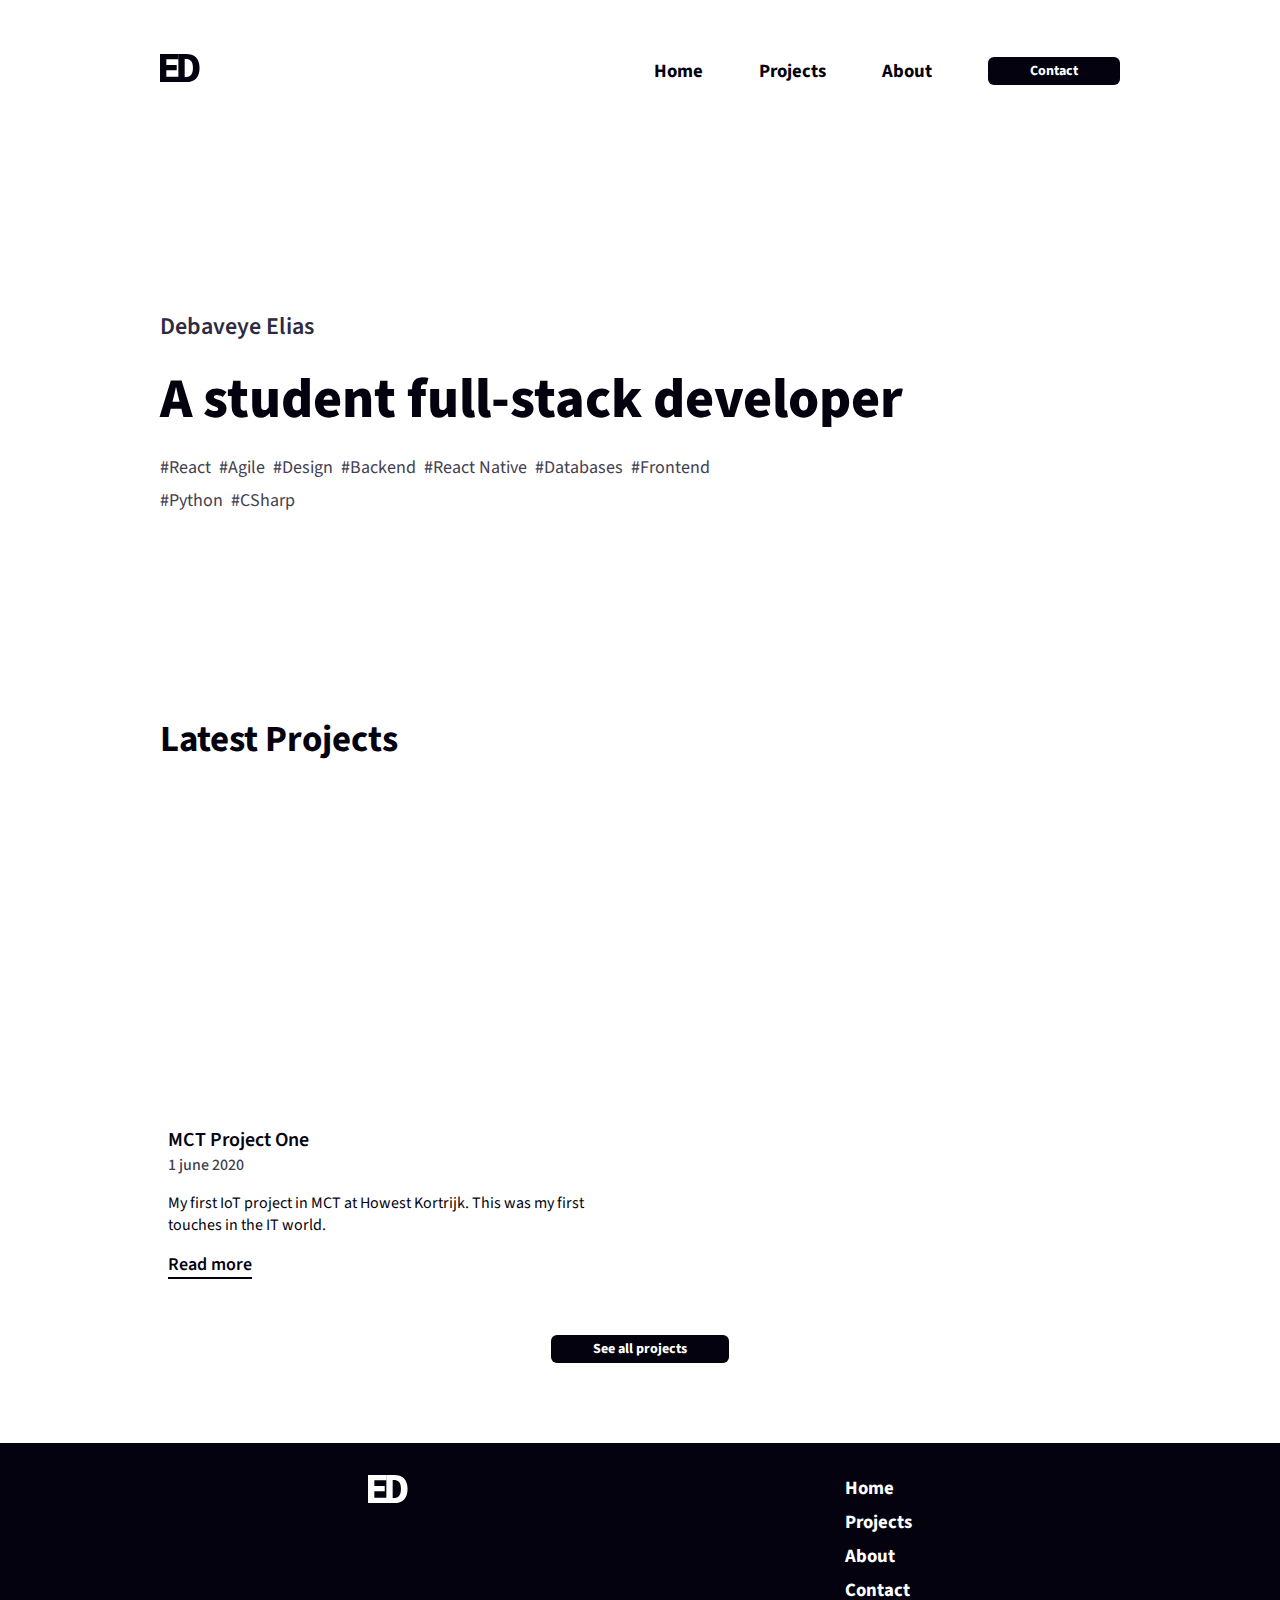
<file: index.html>
<!DOCTYPE html><html><head><meta charSet="utf-8"/><meta name="viewport" content="width=device-width"/><meta name="next-head-count" content="2"/><link rel="preload" href="/_next/static/css/9a36302c668e9252901e.css" as="style"/><link rel="stylesheet" href="/_next/static/css/9a36302c668e9252901e.css" data-n-g=""/><noscript data-n-css=""></noscript><link rel="preload" href="/_next/static/chunks/webpack-50bee04d1dc61f8adf5b.js" as="script"/><link rel="preload" href="/_next/static/chunks/framework.4b81eedf2fcdb09bf521.js" as="script"/><link rel="preload" href="/_next/static/chunks/commons.1e67081f099c06a0966f.js" as="script"/><link rel="preload" href="/_next/static/chunks/main-aba466cae089e7180f4c.js" as="script"/><link rel="preload" href="/_next/static/chunks/pages/_app-5a78bd95618f702f33dd.js" as="script"/><link rel="preload" href="/_next/static/chunks/9f96d65d.e84e24a909b34e545eb6.js" as="script"/><link rel="preload" href="/_next/static/chunks/f95d86cf8d8abec939a0c7829bfa63ad128f7b0f.e722a40a0e6b2b3dfab0.js" as="script"/><link rel="preload" href="/_next/static/chunks/pages/index-595e822d36fd6861fa18.js" as="script"/></head><body><div id="__next"><div><div class="c-page__container c-footer__spreader"><div class="c-navigation__container"><div><svg class="c-logo" id="Untitled-1" xmlns="http://www.w3.org/2000/svg" viewBox="0 0 45.182 31.975"><path id="Path_2" data-name="Path 2" d="M397.11,134.18h21.18v6.092H404.347v6.379h11.858v6.092H404.347v7.36h14.434v6.051H397.11Z" transform="translate(-397.11 -134.18)"></path><path id="Path_3" data-name="Path 3" d="M402.24,134.18h8.832c9.282,0,15.374,4.866,15.374,15.865s-6.092,16.11-14.965,16.11H402.24Zm8.464,26.169c4.947,0,8.178-2.658,8.178-10.3s-3.394-10.018-8.178-10.018h-1.267v20.444Z" transform="translate(-381.264 -134.18)"></path></svg></div><div class="c-navigation__links"><div class="c-navigation__link"><h3>Home</h3></div><div class="c-navigation__link"><h3>Projects</h3></div><div class="c-navigation__link"><h3>About</h3></div><div class="c-navigation__button"><h3>Contact</h3></div></div></div><div class="c-header__container"><h1 class="c-header__name">Debaveye Elias</h1><h1 class="c-header">A student full-stack developer</h1><div class="c-header__tags"><p class="c-hashtag"></p><p class="c-hashtag"></p><p class="c-hashtag"></p><p class="c-hashtag"></p><p class="c-hashtag"></p><p class="c-hashtag"></p><p class="c-hashtag"></p><p class="c-hashtag"></p><p class="c-hashtag"></p></div></div><div><h1 class="c-title">Latest Projects</h1><div class="c-project__container"><div class="c-project"><div class="c-project__image-holder" style="background-image:url(https://cdn.bandithemepark.net/DebaveyeElias/MCTProjectOne.png)"></div><div class="c-project__info"><h1 class="c-project__title">MCT Project One</h1><h2 class="c-date">2 june 2020</h2><p class="c-project__description">My first IoT project in MCT at Howest Kortrijk. This was my first touches in the IT world.</p><p class="c-project__readmore">Read more</p></div></div></div><div class="c-projects__seemore"><div class="c-navigation__button"><h3>See all projects</h3></div></div></div></div><div class="c-footer"><div class="c-page__container c-footer__container"><div><div><svg class="c-logo-dark" id="Untitled-1" xmlns="http://www.w3.org/2000/svg" viewBox="0 0 45.182 31.975"><path id="Path_2" data-name="Path 2" d="M397.11,134.18h21.18v6.092H404.347v6.379h11.858v6.092H404.347v7.36h14.434v6.051H397.11Z" transform="translate(-397.11 -134.18)"></path><path id="Path_3" data-name="Path 3" d="M402.24,134.18h8.832c9.282,0,15.374,4.866,15.374,15.865s-6.092,16.11-14.965,16.11H402.24Zm8.464,26.169c4.947,0,8.178-2.658,8.178-10.3s-3.394-10.018-8.178-10.018h-1.267v20.444Z" transform="translate(-381.264 -134.18)"></path></svg></div></div><div class="c-footer__links"><div class="c-navigation__link-dark"><h3>Home</h3></div><div class="c-navigation__link-dark"><h3>Projects</h3></div><div class="c-navigation__link-dark"><h3>About</h3></div><div class="c-navigation__link-dark"><h3>Contact</h3></div></div></div></div></div></div><script id="__NEXT_DATA__" type="application/json">{"props":{"pageProps":{"projects":[{"title":"MCT Project One","description":"My first IoT project in MCT at Howest Kortrijk. This was my first touches in the IT world.","coverImage":"https://cdn.bandithemepark.net/DebaveyeElias/MCTProjectOne.png","link":"mct-project-one","publishDate":1592776800000}]},"__N_SSG":true},"page":"/","query":{},"buildId":"HYlXIZZzWiDCzJGN6xAPH","isFallback":false,"gsp":true}</script><script nomodule="" src="/_next/static/chunks/polyfills-af28de04c604a2479390.js"></script><script src="/_next/static/chunks/webpack-50bee04d1dc61f8adf5b.js" async=""></script><script src="/_next/static/chunks/framework.4b81eedf2fcdb09bf521.js" async=""></script><script src="/_next/static/chunks/commons.1e67081f099c06a0966f.js" async=""></script><script src="/_next/static/chunks/main-aba466cae089e7180f4c.js" async=""></script><script src="/_next/static/chunks/pages/_app-5a78bd95618f702f33dd.js" async=""></script><script src="/_next/static/chunks/9f96d65d.e84e24a909b34e545eb6.js" async=""></script><script src="/_next/static/chunks/f95d86cf8d8abec939a0c7829bfa63ad128f7b0f.e722a40a0e6b2b3dfab0.js" async=""></script><script src="/_next/static/chunks/pages/index-595e822d36fd6861fa18.js" async=""></script><script src="/_next/static/HYlXIZZzWiDCzJGN6xAPH/_buildManifest.js" async=""></script><script src="/_next/static/HYlXIZZzWiDCzJGN6xAPH/_ssgManifest.js" async=""></script></body></html>
</file>
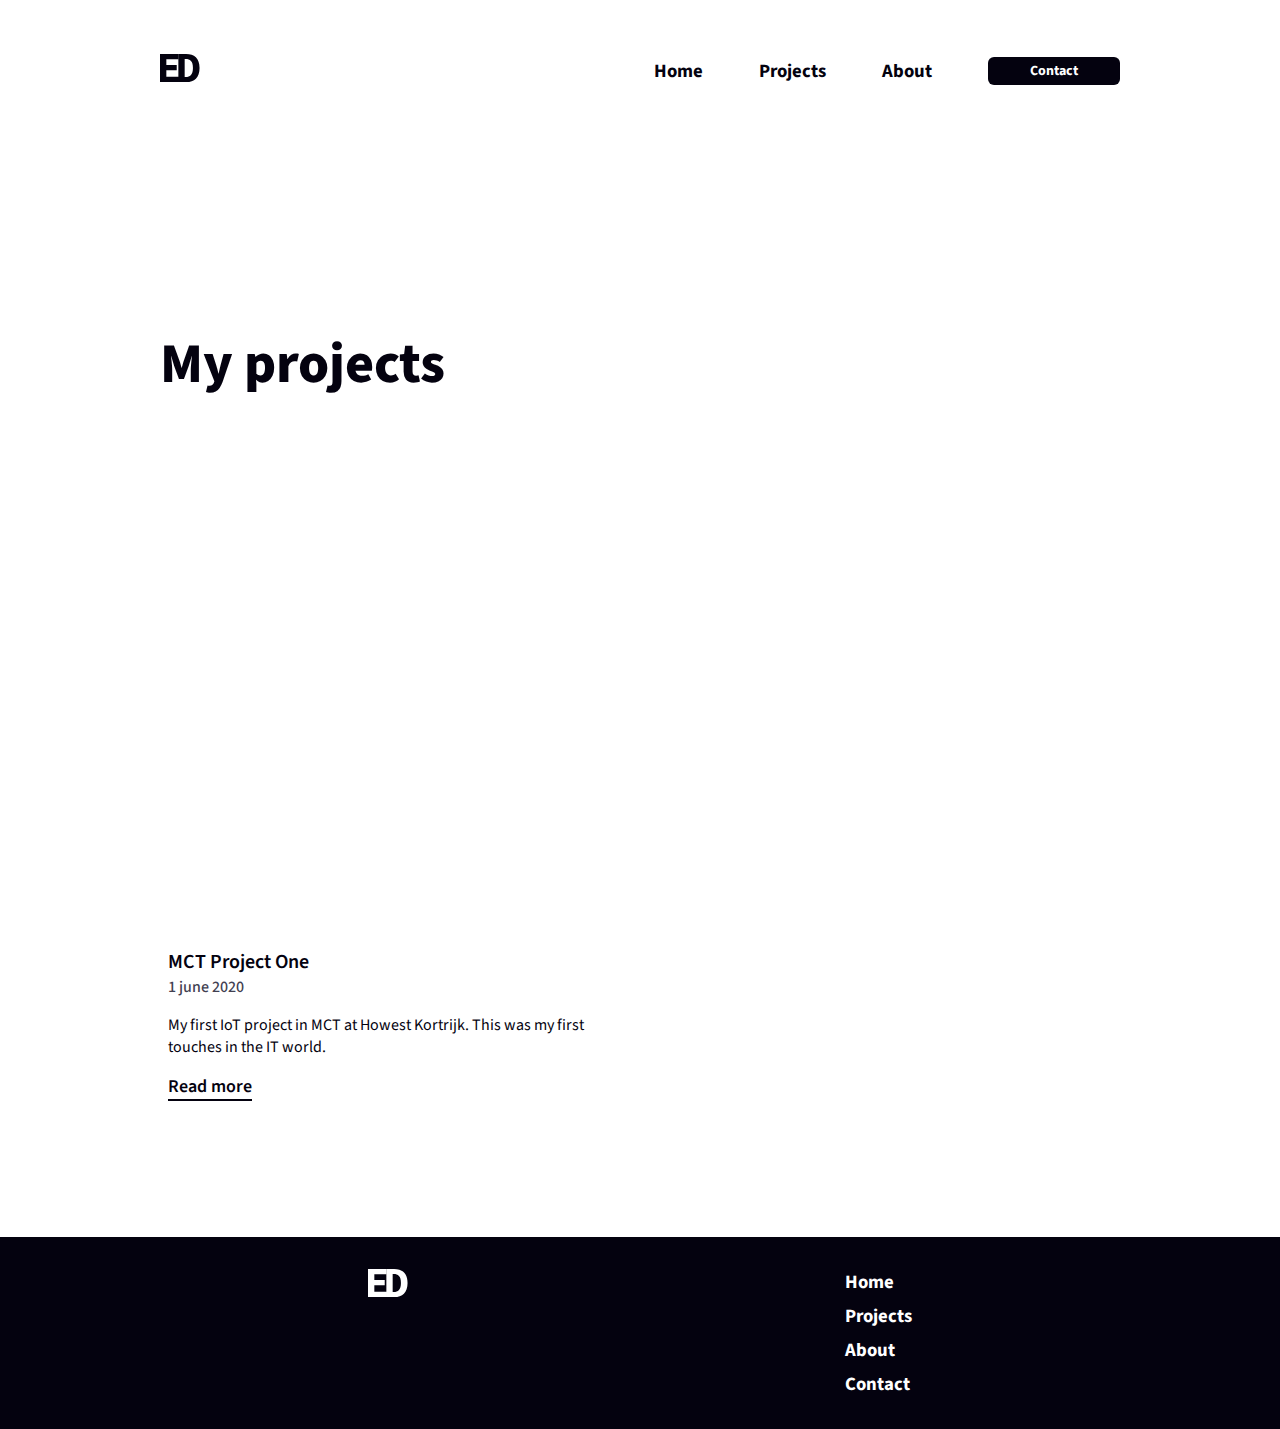
<file: projects.html>
<!DOCTYPE html><html><head><meta charSet="utf-8"/><meta name="viewport" content="width=device-width"/><meta name="next-head-count" content="2"/><link rel="preload" href="/_next/static/css/9a36302c668e9252901e.css" as="style"/><link rel="stylesheet" href="/_next/static/css/9a36302c668e9252901e.css" data-n-g=""/><noscript data-n-css=""></noscript><link rel="preload" href="/_next/static/chunks/webpack-50bee04d1dc61f8adf5b.js" as="script"/><link rel="preload" href="/_next/static/chunks/framework.4b81eedf2fcdb09bf521.js" as="script"/><link rel="preload" href="/_next/static/chunks/commons.1e67081f099c06a0966f.js" as="script"/><link rel="preload" href="/_next/static/chunks/main-aba466cae089e7180f4c.js" as="script"/><link rel="preload" href="/_next/static/chunks/pages/_app-5a78bd95618f702f33dd.js" as="script"/><link rel="preload" href="/_next/static/chunks/pages/projects-b2c6db3eb01f19f654f7.js" as="script"/></head><body><div id="__next"><div><div class="c-page__container c-footer__spreader"><div class="c-navigation__container"><div><svg class="c-logo" id="Untitled-1" xmlns="http://www.w3.org/2000/svg" viewBox="0 0 45.182 31.975"><path id="Path_2" data-name="Path 2" d="M397.11,134.18h21.18v6.092H404.347v6.379h11.858v6.092H404.347v7.36h14.434v6.051H397.11Z" transform="translate(-397.11 -134.18)"></path><path id="Path_3" data-name="Path 3" d="M402.24,134.18h8.832c9.282,0,15.374,4.866,15.374,15.865s-6.092,16.11-14.965,16.11H402.24Zm8.464,26.169c4.947,0,8.178-2.658,8.178-10.3s-3.394-10.018-8.178-10.018h-1.267v20.444Z" transform="translate(-381.264 -134.18)"></path></svg></div><div class="c-navigation__links"><div class="c-navigation__link"><h3>Home</h3></div><div class="c-navigation__link"><h3>Projects</h3></div><div class="c-navigation__link"><h3>About</h3></div><div class="c-navigation__button"><h3>Contact</h3></div></div></div><div class="c-header__container"><h1 class="c-header">My projects</h1></div><div><div class="c-project__container"><div class="c-project"><div class="c-project__image-holder" style="background-image:url(https://cdn.bandithemepark.net/DebaveyeElias/MCTProjectOne.png)"></div><div class="c-project__info"><h1 class="c-project__title">MCT Project One</h1><h2 class="c-date">2 june 2020</h2><p class="c-project__description">My first IoT project in MCT at Howest Kortrijk. This was my first touches in the IT world.</p><p class="c-project__readmore">Read more</p></div></div></div></div></div><div class="c-footer"><div class="c-page__container c-footer__container"><div><div><svg class="c-logo-dark" id="Untitled-1" xmlns="http://www.w3.org/2000/svg" viewBox="0 0 45.182 31.975"><path id="Path_2" data-name="Path 2" d="M397.11,134.18h21.18v6.092H404.347v6.379h11.858v6.092H404.347v7.36h14.434v6.051H397.11Z" transform="translate(-397.11 -134.18)"></path><path id="Path_3" data-name="Path 3" d="M402.24,134.18h8.832c9.282,0,15.374,4.866,15.374,15.865s-6.092,16.11-14.965,16.11H402.24Zm8.464,26.169c4.947,0,8.178-2.658,8.178-10.3s-3.394-10.018-8.178-10.018h-1.267v20.444Z" transform="translate(-381.264 -134.18)"></path></svg></div></div><div class="c-footer__links"><div class="c-navigation__link-dark"><h3>Home</h3></div><div class="c-navigation__link-dark"><h3>Projects</h3></div><div class="c-navigation__link-dark"><h3>About</h3></div><div class="c-navigation__link-dark"><h3>Contact</h3></div></div></div></div></div></div><script id="__NEXT_DATA__" type="application/json">{"props":{"pageProps":{"projects":[{"title":"MCT Project One","description":"My first IoT project in MCT at Howest Kortrijk. This was my first touches in the IT world.","coverImage":"https://cdn.bandithemepark.net/DebaveyeElias/MCTProjectOne.png","link":"mct-project-one","publishDate":1592776800000}]},"__N_SSG":true},"page":"/projects","query":{},"buildId":"HYlXIZZzWiDCzJGN6xAPH","isFallback":false,"gsp":true}</script><script nomodule="" src="/_next/static/chunks/polyfills-af28de04c604a2479390.js"></script><script src="/_next/static/chunks/webpack-50bee04d1dc61f8adf5b.js" async=""></script><script src="/_next/static/chunks/framework.4b81eedf2fcdb09bf521.js" async=""></script><script src="/_next/static/chunks/commons.1e67081f099c06a0966f.js" async=""></script><script src="/_next/static/chunks/main-aba466cae089e7180f4c.js" async=""></script><script src="/_next/static/chunks/pages/_app-5a78bd95618f702f33dd.js" async=""></script><script src="/_next/static/chunks/pages/projects-b2c6db3eb01f19f654f7.js" async=""></script><script src="/_next/static/HYlXIZZzWiDCzJGN6xAPH/_buildManifest.js" async=""></script><script src="/_next/static/HYlXIZZzWiDCzJGN6xAPH/_ssgManifest.js" async=""></script></body></html>
</file>
<file: _next/static/css/9a36302c668e9252901e.css>
@import url(https://fonts.googleapis.com/css2?family=Source+Sans+Pro:wght@400;600;700;900&display=swap);.markdown-body .octicon{display:inline-block;fill:currentColor;vertical-align:text-bottom}.markdown-body .anchor{float:left;line-height:1;margin-left:-20px;padding-right:4px}.markdown-body .anchor:focus{outline:none}.markdown-body h1 .octicon-link,.markdown-body h2 .octicon-link,.markdown-body h3 .octicon-link,.markdown-body h4 .octicon-link,.markdown-body h5 .octicon-link,.markdown-body h6 .octicon-link{color:#1b1f23;vertical-align:middle;visibility:hidden}.markdown-body h1:hover .anchor,.markdown-body h2:hover .anchor,.markdown-body h3:hover .anchor,.markdown-body h4:hover .anchor,.markdown-body h5:hover .anchor,.markdown-body h6:hover .anchor{text-decoration:none}.markdown-body h1:hover .anchor .octicon-link,.markdown-body h2:hover .anchor .octicon-link,.markdown-body h3:hover .anchor .octicon-link,.markdown-body h4:hover .anchor .octicon-link,.markdown-body h5:hover .anchor .octicon-link,.markdown-body h6:hover .anchor .octicon-link{visibility:visible}.markdown-body h1:hover .anchor .octicon-link:before,.markdown-body h2:hover .anchor .octicon-link:before,.markdown-body h3:hover .anchor .octicon-link:before,.markdown-body h4:hover .anchor .octicon-link:before,.markdown-body h5:hover .anchor .octicon-link:before,.markdown-body h6:hover .anchor .octicon-link:before{width:16px;height:16px;content:" ";display:inline-block;background-image:url("data:image/svg+xml,%3Csvg xmlns='http://www.w3.org/2000/svg' viewBox='0 0 16 16' version='1.1' width='16' height='16' aria-hidden='true'%3E%3Cpath fill-rule='evenodd' d='M4 9h1v1H4c-1.5 0-3-1.69-3-3.5S2.55 3 4 3h4c1.45 0 3 1.69 3 3.5 0 1.41-.91 2.72-2 3.25V8.59c.58-.45 1-1.27 1-2.09C10 5.22 8.98 4 8 4H4c-.98 0-2 1.22-2 2.5S3 9 4 9zm9-3h-1v1h1c1 0 2 1.22 2 2.5S13.98 12 13 12H9c-.98 0-2-1.22-2-2.5 0-.83.42-1.64 1-2.09V6.25c-1.09.53-2 1.84-2 3.25C6 11.31 7.55 13 9 13h4c1.45 0 3-1.69 3-3.5S14.5 6 13 6z'%3E%3C/path%3E%3C/svg%3E")}.markdown-body{-ms-text-size-adjust:100%;-webkit-text-size-adjust:100%;color:#24292e;font-family:-apple-system,BlinkMacSystemFont,Segoe UI,Helvetica,Arial,sans-serif,Apple Color Emoji,Segoe UI Emoji;font-size:16px;line-height:1.5;word-wrap:break-word}.markdown-body details{display:block}.markdown-body summary{display:list-item}.markdown-body a{background-color:transparent;background-color:initial}.markdown-body a:active,.markdown-body a:hover{outline-width:0}.markdown-body strong{font-weight:inherit;font-weight:bolder}.markdown-body h1{margin:.67em 0}.markdown-body img{border-style:none}.markdown-body code,.markdown-body kbd,.markdown-body pre{font-family:monospace,monospace;font-size:1em}.markdown-body hr{-webkit-box-sizing:content-box;box-sizing:content-box;-webkit-box-sizing:initial;box-sizing:initial;overflow:visible}.markdown-body input{font:inherit;margin:0;overflow:visible}.markdown-body [type=checkbox]{padding:0}.markdown-body *,.markdown-body [type=checkbox]{-webkit-box-sizing:border-box;box-sizing:border-box}.markdown-body input{font-family:inherit;font-size:inherit;line-height:inherit}.markdown-body a{color:#0366d6;text-decoration:none}.markdown-body a:hover{text-decoration:underline}.markdown-body strong{font-weight:600}.markdown-body hr{height:0;margin:15px 0;overflow:hidden;background:transparent;border-bottom:1px solid #dfe2e5}.markdown-body hr:after,.markdown-body hr:before{display:table;content:""}.markdown-body hr:after{clear:both}.markdown-body table{border-spacing:0;border-collapse:collapse}.markdown-body td,.markdown-body th{padding:0}.markdown-body details summary{cursor:pointer}.markdown-body h1,.markdown-body h2,.markdown-body h3,.markdown-body h4,.markdown-body h5,.markdown-body h6{margin-top:0;margin-bottom:0}.markdown-body h1{font-size:32px}.markdown-body h1,.markdown-body h2{font-weight:600}.markdown-body h2{font-size:24px}.markdown-body h3{font-size:20px}.markdown-body h3,.markdown-body h4{font-weight:600}.markdown-body h4{font-size:16px}.markdown-body h5{font-size:14px}.markdown-body h5,.markdown-body h6{font-weight:600}.markdown-body h6{font-size:12px}.markdown-body p{margin-top:0;margin-bottom:10px}.markdown-body blockquote{margin:0}.markdown-body ol,.markdown-body ul{padding-left:0;margin-top:0;margin-bottom:0}.markdown-body ol ol,.markdown-body ul ol{list-style-type:lower-roman}.markdown-body ol ol ol,.markdown-body ol ul ol,.markdown-body ul ol ol,.markdown-body ul ul ol{list-style-type:lower-alpha}.markdown-body dd{margin-left:0}.markdown-body code,.markdown-body pre{font-family:SFMono-Regular,Consolas,Liberation Mono,Menlo,monospace;font-size:12px}.markdown-body pre{margin-top:0;margin-bottom:0}.markdown-body input::-webkit-inner-spin-button,.markdown-body input::-webkit-outer-spin-button{margin:0;-webkit-appearance:none;appearance:none}.markdown-body :checked+.radio-label{position:relative;z-index:1;border-color:#0366d6}.markdown-body .border{border:1px solid #e1e4e8!important}.markdown-body .border-0{border:0!important}.markdown-body .border-bottom{border-bottom:1px solid #e1e4e8!important}.markdown-body .rounded-1{border-radius:3px!important}.markdown-body .bg-white{background-color:#fff!important}.markdown-body .bg-gray-light{background-color:#fafbfc!important}.markdown-body .text-gray-light{color:#6a737d!important}.markdown-body .pl-3,.markdown-body .px-3{padding-left:16px!important}.markdown-body .px-3{padding-right:16px!important}.markdown-body .f6{font-size:12px!important}.markdown-body .lh-condensed{line-height:1.25!important}.markdown-body .text-bold{font-weight:600!important}.markdown-body .pl-c{color:#6a737d}.markdown-body .pl-c1,.markdown-body .pl-s .pl-v{color:#005cc5}.markdown-body .pl-e,.markdown-body .pl-en{color:#6f42c1}.markdown-body .pl-s .pl-s1,.markdown-body .pl-smi{color:#24292e}.markdown-body .pl-ent{color:#22863a}.markdown-body .pl-k{color:#d73a49}.markdown-body .pl-pds,.markdown-body .pl-s,.markdown-body .pl-s .pl-pse .pl-s1,.markdown-body .pl-sr,.markdown-body .pl-sr .pl-cce,.markdown-body .pl-sr .pl-sra,.markdown-body .pl-sr .pl-sre{color:#032f62}.markdown-body .pl-smw,.markdown-body .pl-v{color:#e36209}.markdown-body .pl-bu{color:#b31d28}.markdown-body .pl-ii{color:#fafbfc;background-color:#b31d28}.markdown-body .pl-c2{color:#fafbfc;background-color:#d73a49}.markdown-body .pl-c2:before{content:"^M"}.markdown-body .pl-sr .pl-cce{font-weight:700;color:#22863a}.markdown-body .pl-ml{color:#735c0f}.markdown-body .pl-mh,.markdown-body .pl-mh .pl-en,.markdown-body .pl-ms{font-weight:700;color:#005cc5}.markdown-body .pl-mi{font-style:italic;color:#24292e}.markdown-body .pl-mb{font-weight:700;color:#24292e}.markdown-body .pl-md{color:#b31d28;background-color:#ffeef0}.markdown-body .pl-mi1{color:#22863a;background-color:#f0fff4}.markdown-body .pl-mc{color:#e36209;background-color:#ffebda}.markdown-body .pl-mi2{color:#f6f8fa;background-color:#005cc5}.markdown-body .pl-mdr{font-weight:700;color:#6f42c1}.markdown-body .pl-ba{color:#586069}.markdown-body .pl-sg{color:#959da5}.markdown-body .pl-corl{text-decoration:underline;color:#032f62}.markdown-body .mb-0{margin-bottom:0!important}.markdown-body .my-2{margin-bottom:8px!important;margin-top:8px!important}.markdown-body .pl-0{padding-left:0!important}.markdown-body .py-0{padding-top:0!important;padding-bottom:0!important}.markdown-body .pl-1{padding-left:4px!important}.markdown-body .pl-2{padding-left:8px!important}.markdown-body .py-2{padding-top:8px!important;padding-bottom:8px!important}.markdown-body .pl-3{padding-left:16px!important}.markdown-body .pl-4{padding-left:24px!important}.markdown-body .pl-5{padding-left:32px!important}.markdown-body .pl-6{padding-left:40px!important}.markdown-body .pl-7{padding-left:48px!important}.markdown-body .pl-8{padding-left:64px!important}.markdown-body .pl-9{padding-left:80px!important}.markdown-body .pl-10{padding-left:96px!important}.markdown-body .pl-11{padding-left:112px!important}.markdown-body .pl-12{padding-left:128px!important}.markdown-body hr{border-bottom-color:#eee}.markdown-body kbd{display:inline-block;padding:3px 5px;font:11px SFMono-Regular,Consolas,Liberation Mono,Menlo,monospace;line-height:10px;color:#444d56;vertical-align:middle;background-color:#fafbfc;border:1px solid #d1d5da;border-radius:3px;-webkit-box-shadow:inset 0 -1px 0 #d1d5da;box-shadow:inset 0 -1px 0 #d1d5da}.markdown-body:after,.markdown-body:before{display:table;content:""}.markdown-body:after{clear:both}.markdown-body>:first-child{margin-top:0!important}.markdown-body>:last-child{margin-bottom:0!important}.markdown-body a:not([href]){color:inherit;text-decoration:none}.markdown-body blockquote,.markdown-body details,.markdown-body dl,.markdown-body ol,.markdown-body p,.markdown-body pre,.markdown-body table,.markdown-body ul{margin-top:0;margin-bottom:16px}.markdown-body hr{height:.25em;padding:0;margin:24px 0;background-color:#e1e4e8;border:0}.markdown-body blockquote{padding:0 1em;color:#6a737d;border-left:.25em solid #dfe2e5}.markdown-body blockquote>:first-child{margin-top:0}.markdown-body blockquote>:last-child{margin-bottom:0}.markdown-body h1,.markdown-body h2,.markdown-body h3,.markdown-body h4,.markdown-body h5,.markdown-body h6{margin-top:24px;margin-bottom:16px;font-weight:600;line-height:1.25}.markdown-body h1{font-size:2em}.markdown-body h1,.markdown-body h2{padding-bottom:.3em;border-bottom:1px solid #eaecef}.markdown-body h2{font-size:1.5em}.markdown-body h3{font-size:1.25em}.markdown-body h4{font-size:1em}.markdown-body h5{font-size:.875em}.markdown-body h6{font-size:.85em;color:#6a737d}.markdown-body ol,.markdown-body ul{padding-left:2em}.markdown-body ol ol,.markdown-body ol ul,.markdown-body ul ol,.markdown-body ul ul{margin-top:0;margin-bottom:0}.markdown-body li{word-wrap:break-all}.markdown-body li>p{margin-top:16px}.markdown-body li+li{margin-top:.25em}.markdown-body dl{padding:0}.markdown-body dl dt{padding:0;margin-top:16px;font-size:1em;font-style:italic;font-weight:600}.markdown-body dl dd{padding:0 16px;margin-bottom:16px}.markdown-body table{display:block;width:100%;overflow:auto}.markdown-body table th{font-weight:600}.markdown-body table td,.markdown-body table th{padding:6px 13px;border:1px solid #dfe2e5}.markdown-body table tr{background-color:#fff;border-top:1px solid #c6cbd1}.markdown-body table tr:nth-child(2n){background-color:#f6f8fa}.markdown-body img{max-width:100%;-webkit-box-sizing:content-box;box-sizing:content-box;-webkit-box-sizing:initial;box-sizing:initial;background-color:#fff}.markdown-body img[align=right]{padding-left:20px}.markdown-body img[align=left]{padding-right:20px}.markdown-body code{padding:.2em .4em;margin:0;font-size:85%;background-color:rgba(27,31,35,.05);border-radius:3px}.markdown-body pre{word-wrap:normal}.markdown-body pre>code{padding:0;margin:0;font-size:100%;word-break:normal;white-space:pre;background:transparent;border:0}.markdown-body .highlight{margin-bottom:16px}.markdown-body .highlight pre{margin-bottom:0;word-break:normal}.markdown-body .highlight pre,.markdown-body pre{padding:16px;overflow:auto;font-size:85%;line-height:1.45;background-color:#f6f8fa;border-radius:3px}.markdown-body pre code{display:inline;max-width:auto;padding:0;margin:0;overflow:visible;line-height:inherit;word-wrap:normal;background-color:transparent;background-color:initial;border:0}.markdown-body .commit-tease-sha{display:inline-block;font-family:SFMono-Regular,Consolas,Liberation Mono,Menlo,monospace;font-size:90%;color:#444d56}.markdown-body .full-commit .btn-outline:not(:disabled):hover{color:#005cc5;border-color:#005cc5}.markdown-body .blob-wrapper{overflow-x:auto;overflow-y:hidden}.markdown-body .blob-wrapper-embedded{max-height:240px;overflow-y:auto}.markdown-body .blob-num{width:1%;min-width:50px;padding-right:10px;padding-left:10px;font-family:SFMono-Regular,Consolas,Liberation Mono,Menlo,monospace;font-size:12px;line-height:20px;color:rgba(27,31,35,.3);text-align:right;white-space:nowrap;vertical-align:top;cursor:pointer;-webkit-user-select:none;-ms-user-select:none;user-select:none}.markdown-body .blob-num:hover{color:rgba(27,31,35,.6)}.markdown-body .blob-num:before{content:attr(data-line-number)}.markdown-body .blob-code{position:relative;padding-right:10px;padding-left:10px;line-height:20px;vertical-align:top}.markdown-body .blob-code-inner{overflow:visible;font-family:SFMono-Regular,Consolas,Liberation Mono,Menlo,monospace;font-size:12px;color:#24292e;word-wrap:normal;white-space:pre}.markdown-body .pl-token.active,.markdown-body .pl-token:hover{cursor:pointer;background:#ffea7f}.markdown-body .tab-size[data-tab-size="1"]{-moz-tab-size:1;tab-size:1}.markdown-body .tab-size[data-tab-size="2"]{-moz-tab-size:2;tab-size:2}.markdown-body .tab-size[data-tab-size="3"]{-moz-tab-size:3;tab-size:3}.markdown-body .tab-size[data-tab-size="4"]{-moz-tab-size:4;tab-size:4}.markdown-body .tab-size[data-tab-size="5"]{-moz-tab-size:5;tab-size:5}.markdown-body .tab-size[data-tab-size="6"]{-moz-tab-size:6;tab-size:6}.markdown-body .tab-size[data-tab-size="7"]{-moz-tab-size:7;tab-size:7}.markdown-body .tab-size[data-tab-size="8"]{-moz-tab-size:8;tab-size:8}.markdown-body .tab-size[data-tab-size="9"]{-moz-tab-size:9;tab-size:9}.markdown-body .tab-size[data-tab-size="10"]{-moz-tab-size:10;tab-size:10}.markdown-body .tab-size[data-tab-size="11"]{-moz-tab-size:11;tab-size:11}.markdown-body .tab-size[data-tab-size="12"]{-moz-tab-size:12;tab-size:12}.markdown-body .task-list-item{list-style-type:none}.markdown-body .task-list-item+.task-list-item{margin-top:3px}.markdown-body .task-list-item input{margin:0 .2em .25em -1.6em;vertical-align:middle}:root{--light:#fff;--dark:#04020f;--light-hover:#f3f3f3;--dark-hover:#16151a;--accent:#7cbae6;--font-dark:#2e2a40;--font-hashtag:#424051;--header-clearance:100px}body,html{font-size:12px;padding:0;margin:0;font-family:Source Sans Pro,-apple-system,BlinkMacSystemFont,Segoe UI,Roboto,Oxygen,Ubuntu,Cantarell,Fira Sans,Droid Sans,Helvetica Neue,sans-serif!important}a{color:inherit;text-decoration:none}*{-webkit-box-sizing:border-box;box-sizing:border-box;margin:0;padding:0}body{min-height:100vh;background-color:var(--light)}.c-page__container{padding:2rem;width:100%;margin:0 auto;max-width:1125px}.c-footer__spreader{min-height:100vh}.c-logo{fill:var(--dark);height:1.75rem}.c-logo-dark{fill:var(--light);height:1.75rem}.c-navigation__link{color:var(--dark);border-bottom:0 solid var(--dark)}.c-navigation__link,.c-navigation__link-dark{font-size:1rem;-webkit-transition:border .15s ease;transition:border .15s ease}.c-navigation__link-dark{color:var(--light);border-bottom:0 solid var(--light)}.c-navigation__link-dark:hover,.c-navigation__link:hover{cursor:pointer;border-bottom-width:2px}.c-navigation__button{color:var(--light);background-color:var(--dark);max-width:-webkit-fit-content;max-width:-moz-fit-content;max-width:fit-content;padding:4px 42px;border-radius:6px;-webkit-transition:background-color .15s ease;transition:background-color .15s ease}.c-navigation__button:hover{cursor:pointer;background-color:var(--dark-hover)}.c-navigation__links{display:flex;grid-gap:56px;gap:56px;align-items:center}.c-navigation__container{display:flex;align-items:center;justify-content:space-between;padding:22px 0}.c-header{font-size:3.5rem;font-weight:800;color:var(--dark);margin:16px 0}.c-header__container{padding:var(--header-clearance) 0}.c-header__name{color:var(--font-dark);font-size:1.5rem;font-weight:600}.c-header__tags{display:flex;width:100%;flex-wrap:wrap;max-width:calc(1125px /2);grid-gap:8px;gap:8px;justify-content:flex-start}.c-hashtag{font-size:1.125rem;color:var(--font-hashtag)}.c-title{font-weight:700;color:var(--dark);font-size:2.3rem;margin-bottom:2rem}.c-project__container{width:100%;display:grid;grid-template-columns:repeat(1,1fr);grid-gap:1rem;flex-wrap:wrap}.c-project{margin-bottom:3rem}.c-project__image{width:100%;display:block;height:auto;margin-bottom:.5rem}.c-project__image-holder{min-height:20rem;background-size:cover;background-position:50%}.c-project__info{padding:.5rem}.c-project__title{color:var(--dark);font-size:1.25rem;font-weight:600;margin-bottom:.5rem}.c-project__description{color:var(--dark);font-size:1rem;margin-bottom:1rem}.c-project__readmore{color:var(--dark);font-weight:600;font-size:1.125rem;border-bottom:2px solid var(--dark);width:-webkit-fit-content;width:-moz-fit-content;width:fit-content}.c-project__readmore:hover{cursor:pointer}.c-projects__seemore{margin-bottom:0 auto;display:flex;justify-content:center}.markdown-body{color:var(--dark)!important;font-family:Source Sans Pro!important}.markdown-body pre,.markdown-body table{color:#16151a}.markdown-body a{color:var(--accent)!important}.markdown-body img{color:transparent;background-color:transparent}.c-footer{position:static;bottom:0;margin-top:3rem;background-color:var(--dark);color:var(--light)}.c-footer__container{display:flex;flex-direction:column;justify-content:unset;align-items:center;grid-gap:1.25rem;gap:1.25rem}.c-footer__links{grid-gap:.5rem;gap:.5rem;display:flex;flex-direction:column}.c-date{color:var(--font-hashtag);font-weight:500;margin-top:-.5rem;margin-bottom:1rem;font-size:1rem}@media (prefers-color-scheme:dark){:root{--light:#04020f;--dark:#fff;--dark-hover:#f3f3f3;--light-hover:#16151a;--font-dark:#fff;--font-hashtag:#676670}}@media (min-width:620px){:root{--header-clearance:200px}html{font-size:16px}.c-page__container{width:80%}}@media (min-width:800px){.c-project__container{grid-template-columns:repeat(2,1fr)}.c-footer__container{justify-content:space-around;align-items:unset;flex-direction:row}}
</file>
